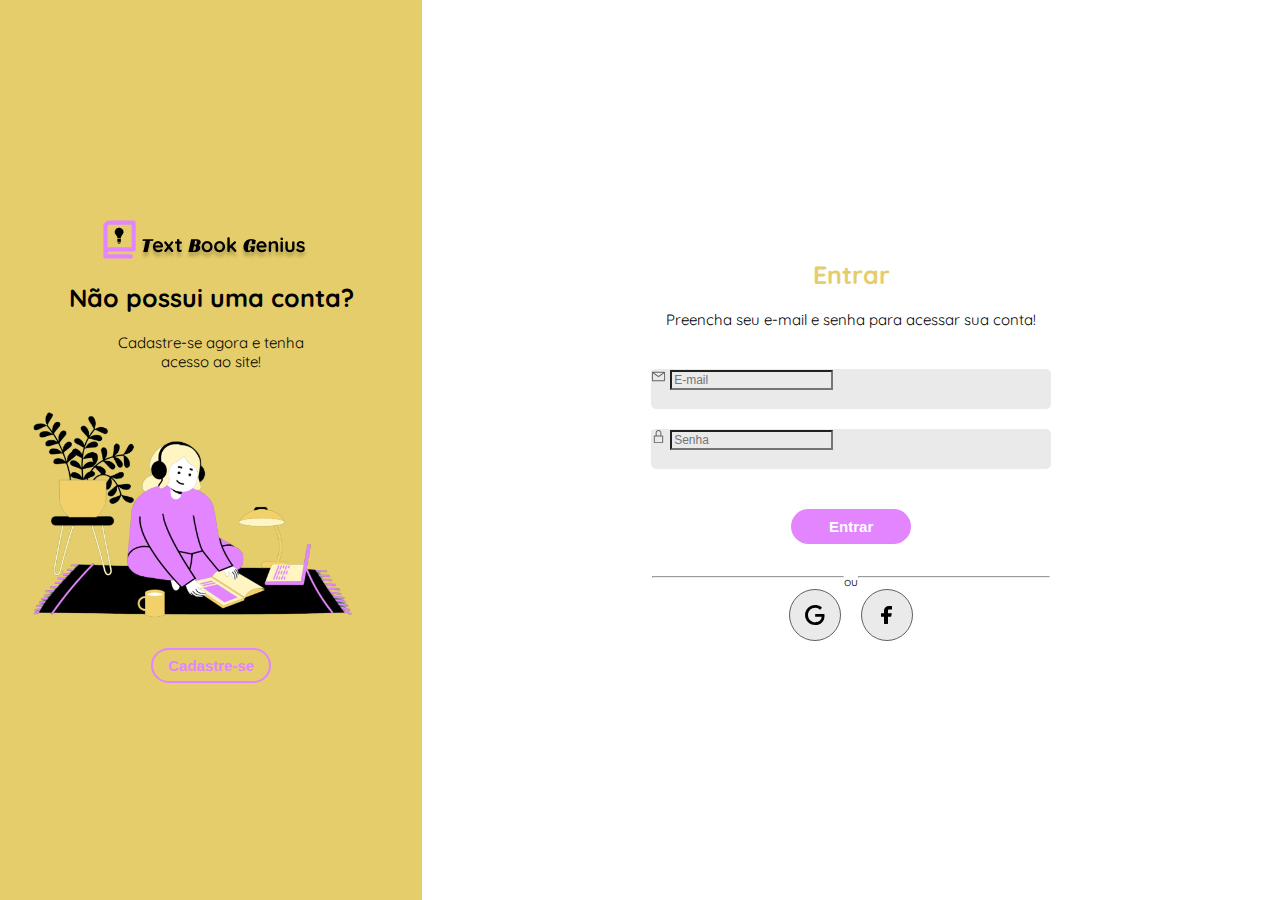
<file: html/index.html>
<!DOCTYPE html>
<html lang="pt-br">

<head>
    <meta charset="UTF-8">
    <meta name="viewport" content="width=device-width, initial-scale=1.0">
    <link rel="preconnect" href="https://fonts.googleapis.com">
    <link rel="preconnect" href="https://fonts.gstatic.com" crossorigin>
    <link rel="shortcut icon" type="image/png" href="../imgs/favicon.png"/>
    <link href="https://fonts.googleapis.com/css2?family=Quicksand&display=swap" rel="stylesheet">
    <link href="https://cdn.jsdelivr.net/npm/bootstrap@5.3.1/dist/css/bootstrap.min.css" rel="stylesheet"
        integrity="sha384-4bw+/aepP/YC94hEpVNVgiZdgIC5+VKNBQNGCHeKRQN+PtmoHDEXuppvnDJzQIu9" crossorigin="anonymous">
    <link rel="stylesheet" href="../css/styles.css">
    <title>Login</title>
</head>

<body>
    <div class="all">
        <div class="left">
            <img src="../imgs/logo.png" alt="" class="logo">
            <h1>Não possui uma conta?</h1>
            <p>Cadastre-se agora e tenha 
            </br>acesso ao site!</p>
            <img class="icon_login" src="../imgs/login.png" alt="">
            <button class="btn_entrar" onclick="window.location.href = 'signup.html'">Cadastre-se</button>
        </div>

        <div class="right">
            <h1 class="cad">Entrar</h1>
            <p>Preencha seu e-mail e senha 
                para acessar sua conta!</p>
            <form action="">
                <div class="content">
                    <div class="input-group flex-nowrap">
                        <span class="input-group-text" id="addon-wrapping"> <img src="../icons/email.svg" alt="">
                        </span>
                        <input type="email" class="form-control" placeholder="E-mail" aria-describedby="addon-wrapping">
                    </div>
                    <div class="input-group flex-nowrap">
                        <span class="input-group-text" id="addon-wrapping"> <img src="../icons/locked.svg" alt="">
                        </span>
                        <input type="password" class="form-control" placeholder="Senha"
                            aria-describedby="addon-wrapping">
                    </div>
                </div>
                <div class="sub">
                    <input class="btn_cadastrar" type="submit" value="Entrar"></button>
                </div>
            </form>
            <div class="or">
                <div class="line">
                    <hr>
                    <p>ou</p>
                    <hr>
                </div>
                <div class="accounts">
                    <div class="bg"> <img src="../icons/google.svg" alt="">
                    </div>
                    <div class="bg"> <img src="../icons/facebook.svg" alt="">
                    </div>
                </div>
            </div>

        </div>
    </div>
</body>

</html>
</file>
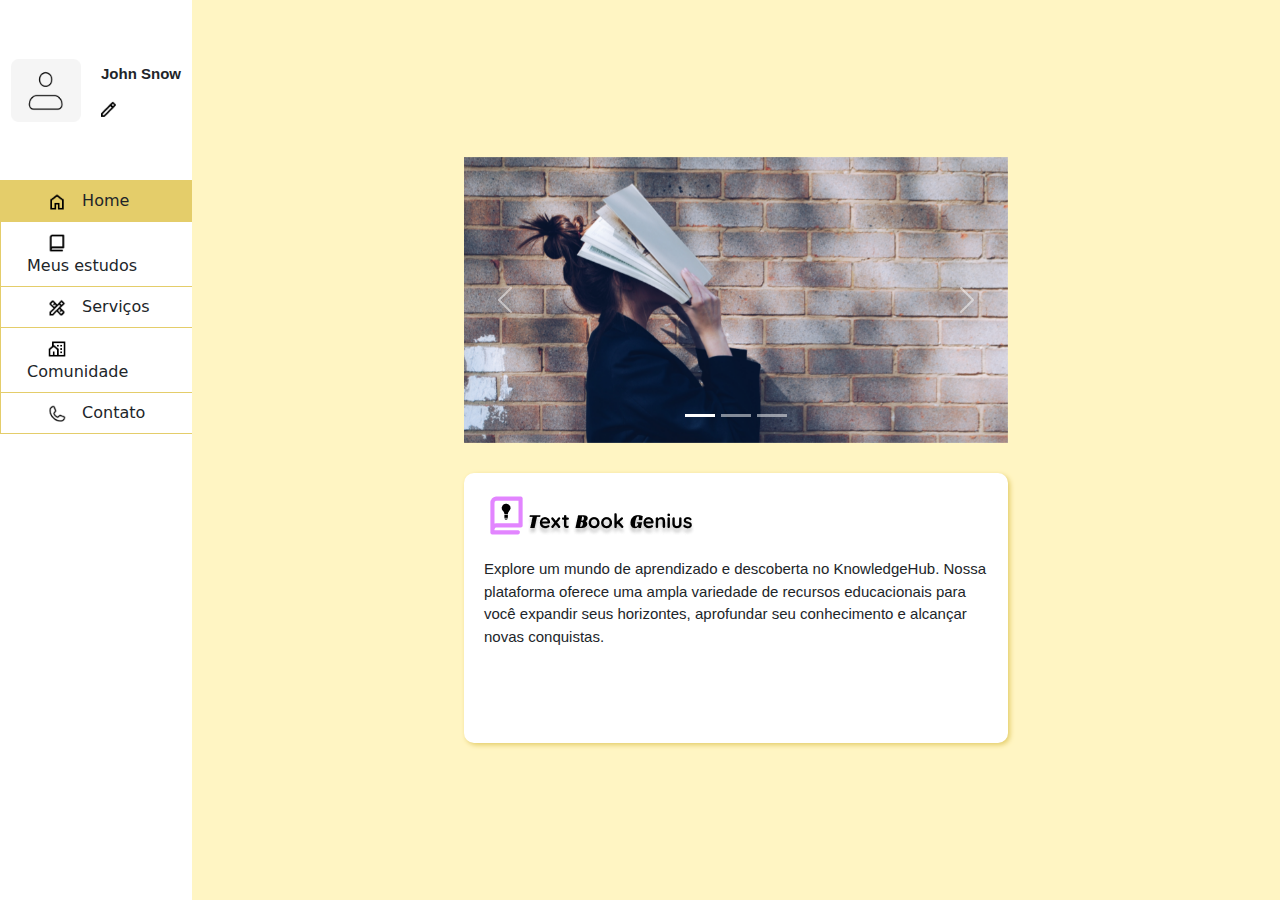
<file: html/home.html>
<!DOCTYPE html>
<html lang="pt-br">

<head>
    <meta charset="UTF-8">
    <meta name="viewport" content="width=device-width, initial-scale=1.0">
    <link rel="shortcut icon" type="image/png" href="../imgs/favicon.png" />
    <link rel="stylesheet" href="../css/home.css">
    <link rel="stylesheet" href="../css/styles.css">
    <link href="https://cdn.jsdelivr.net/npm/bootstrap@5.3.1/dist/css/bootstrap.min.css" rel="stylesheet">
    <script src="https://cdn.jsdelivr.net/npm/bootstrap@5.3.1/dist/js/bootstrap.bundle.min.js"
        integrity="sha384-HwwvtgBNo3bZJJLYd8oVXjrBZt8cqVSpeBNS5n7C8IVInixGAoxmnlMuBnhbgrkm"
        crossorigin="anonymous"></script>
    <title>home</title>
</head>

<body>
    <div class="home">
        <div class="menu">
            <div class="profile">
                <img src="../imgs/photo.png" alt="profile photo">
                <div class="update">
                    <p>John Snow</p>
                    <img src="../icons/pencil.png" alt="pencil icon" onclick="window.location.href = 'profile.html'">
                </div>
            </div>
            <div class="secs">
                <ul class="list-group">
                    <li class="list-group-item">
                        <img src="../icons/home.png" alt="">
                        <label class="form-check-label" for="firstCheckbox"
                            onclick="window.location.reload()">Home</label>
                    </li>
                    <li class="list-group-item">
                        <img src="../icons/book.png" alt="">
                        <label class="form-check-label" for="firstCheckbox">Meus estudos</label>
                    </li>
                    <li class="list-group-item">
                        <img src="../icons/service.png" alt="">
                        <label class="form-check-label" for="firstCheckbox">Serviços</label>
                    </li>
                    <li class="list-group-item">
                        <img src="../icons/community.png" alt="">
                        <label class="form-check-label" for="firstCheckbox">Comunidade</label>
                    </li>
                    <li class="list-group-item">
                        <img src="../icons/phone.png" alt="">
                        <label class="form-check-label" for="firstCheckbox">Contato</label>
                    </li>

                </ul>
            </div>
        </div>

        <div class="content">
            <div id="carouselExampleIndicators" class="carousel slide w-50">
                <div class="carousel-indicators">
                    <button type="button" data-bs-target="#carouselExampleIndicators" data-bs-slide-to="0"
                        class="active" aria-current="true" aria-label="Slide 1"></button>
                    <button type="button" data-bs-target="#carouselExampleIndicators" data-bs-slide-to="1"
                        aria-label="Slide 2"></button>
                    <button type="button" data-bs-target="#carouselExampleIndicators" data-bs-slide-to="2"
                        aria-label="Slide 3"></button>
                </div>
                <div class="carousel-inner">
                    <div class="carousel-item active">
                        <img src="../imgs/carousel1.png" class="d-block w-100" alt="...">
                    </div>
                    <div class="carousel-item">
                        <img src="../imgs/carousel2.png" class="d-block w-100" alt="...">
                    </div>
                    <div class="carousel-item">
                        <img src="../imgs/carousel3.png" class="d-block w-100" alt="...">
                    </div>
                </div>
                <button class="carousel-control-prev" type="button" data-bs-target="#carouselExampleIndicators"
                    data-bs-slide="prev">
                    <span class="carousel-control-prev-icon" aria-hidden="true"></span>
                    <span class="visually-hidden">Previous</span>
                </button>
                <button class="carousel-control-next" type="button" data-bs-target="#carouselExampleIndicators"
                    data-bs-slide="next">
                    <span class="carousel-control-next-icon" aria-hidden="true"></span>
                    <span class="visually-hidden">Next</span>
                </button>
            </div>
            <div class="description">
                <img src="../imgs/logo.png" alt="logo">
                <p>Explore um mundo de aprendizado e descoberta no KnowledgeHub. Nossa plataforma oferece uma ampla
                    variedade de recursos educacionais para você expandir seus horizontes, aprofundar seu conhecimento e
                    alcançar novas conquistas.</p>
            </div>
        </div>
    </div>
</body>

</html>
</file>
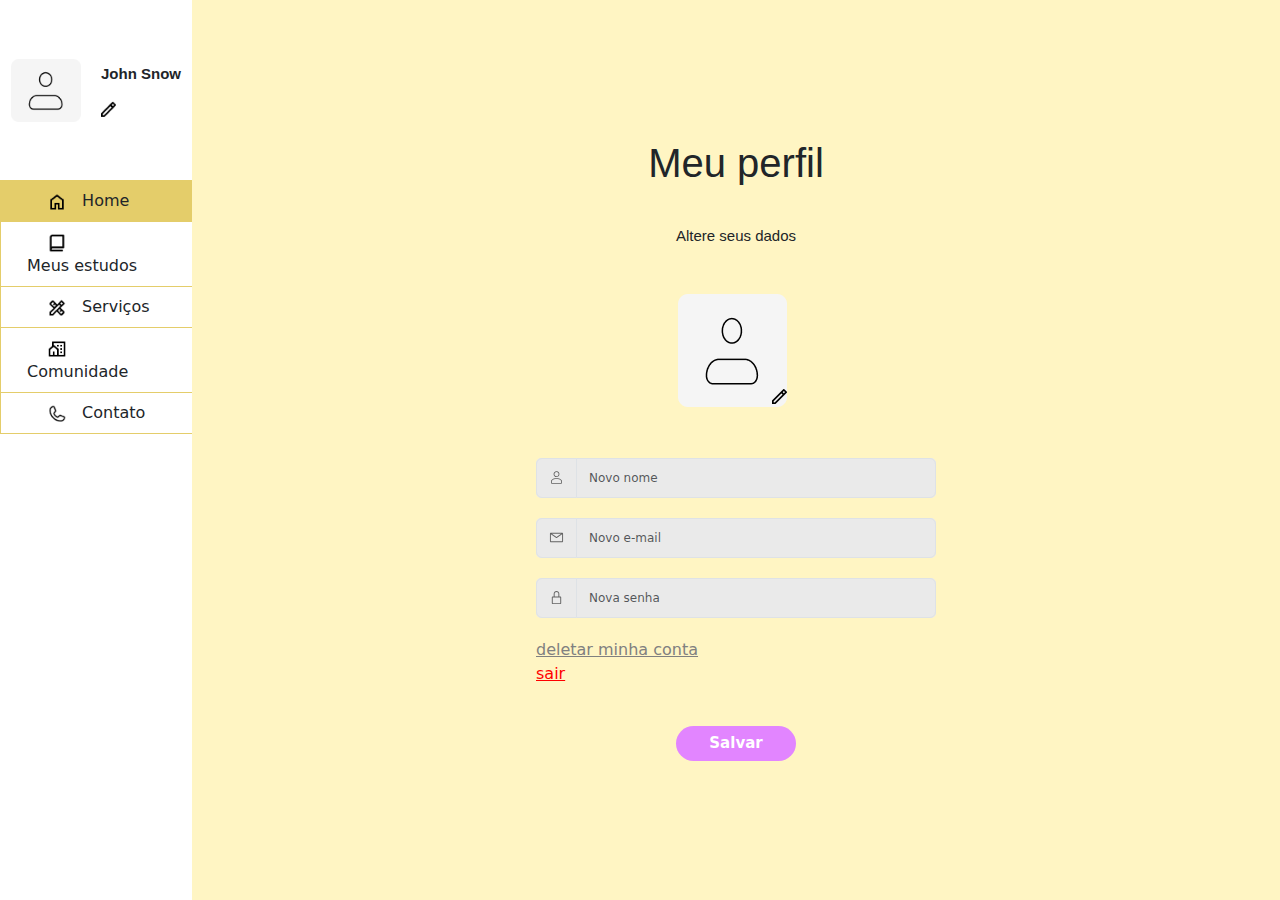
<file: html/profile.html>
<!DOCTYPE html>
<html lang="pt-br">

<head>
    <meta charset="UTF-8">
    <meta name="viewport" content="width=device-width, initial-scale=1.0">
    <link rel="shortcut icon" type="image/png" href="../imgs/favicon.png" />
    <link rel="stylesheet" href="../css/home.css">
    <link rel="stylesheet" href="../css/styles.css">
    <link href="https://cdn.jsdelivr.net/npm/bootstrap@5.3.1/dist/css/bootstrap.min.css" rel="stylesheet">
    <link rel="stylesheet" href="../css/profile.css">
    <script src="https://cdn.jsdelivr.net/npm/bootstrap@5.3.1/dist/js/bootstrap.bundle.min.js"
        integrity="sha384-HwwvtgBNo3bZJJLYd8oVXjrBZt8cqVSpeBNS5n7C8IVInixGAoxmnlMuBnhbgrkm"
        crossorigin="anonymous"></script>
    <title>profile</title>
</head>

<body>
    <div class="all">
        <div class="menu">
            <div class="profile">
                <img src="../imgs/photo.png" alt="profile photo">
                <div class="update">
                    <p>John Snow</p>
                    <img src="../icons/pencil.png" alt="pencil icon" onclick="window.location.href = 'profile.html'">
                </div>
            </div>
            <div class="secs">
                <ul class="list-group">
                    <li class="list-group-item">
                        <img src="../icons/home.png" alt="">
                        <label class="form-check-label" for="firstCheckbox"
                            onclick="window.location.href = 'home.html'">Home</label>
                    </li>
                    <li class="list-group-item">
                        <img src="../icons/book.png" alt="">
                        <label class="form-check-label" for="firstCheckbox">Meus estudos</label>
                    </li>
                    <li class="list-group-item">
                        <img src="../icons/service.png" alt="">
                        <label class="form-check-label" for="firstCheckbox">Serviços</label>
                    </li>
                    <li class="list-group-item">
                        <img src="../icons/community.png" alt="">
                        <label class="form-check-label" for="firstCheckbox">Comunidade</label>
                    </li>
                    <li class="list-group-item">
                        <img src="../icons/phone.png" alt="">
                        <label class="form-check-label" for="firstCheckbox">Contato</label>
                    </li>

                </ul>
            </div>
        </div>

        <div class="content">
            <h1>Meu perfil</h1>
            <p>Altere seus dados</p>

            <img src="../imgs/change_photo.png" alt="">

            <form action="" id="datas">
                <div class="datas">
                    <div class="input-group flex-nowrap">
                        <span class="input-group-text" id="addon-wrapping"> <img src="../icons/avatar.svg" alt="">
                        </span>
                        <input type="text" class="form-control" placeholder="Novo nome"
                            aria-describedby="addon-wrapping" minlength="3">
                    </div>
                    <div class="input-group flex-nowrap">
                        <span class="input-group-text" id="addon-wrapping"> <img src="../icons/email.svg" alt="">
                        </span>
                        <input type="email" class="form-control" placeholder="Novo e-mail" aria-describedby="addon-wrapping">
                    </div>
                    <div class="input-group flex-nowrap">
                        <span class="input-group-text" id="addon-wrapping"> <img src="../icons/locked.svg" alt="">
                        </span>
                        <input type="password" class="form-control" placeholder="Nova senha"
                            aria-describedby="addon-wrapping" minlength="6" id="password"> 
                    </div>
                    <span id="msg_error"></span>
                    <a id="delete_account" href="">deletar minha conta</a>
                    <a href="" id="signout">sair</a>
                </div>
                <div class="sub">
                    <input class="btn_cadastrar" type="submit" value="Salvar"></button>
                </div>
            </form>
        </div>
    </div>
    <script src="../js/script.js"></script>
</body>

</html>
</file>
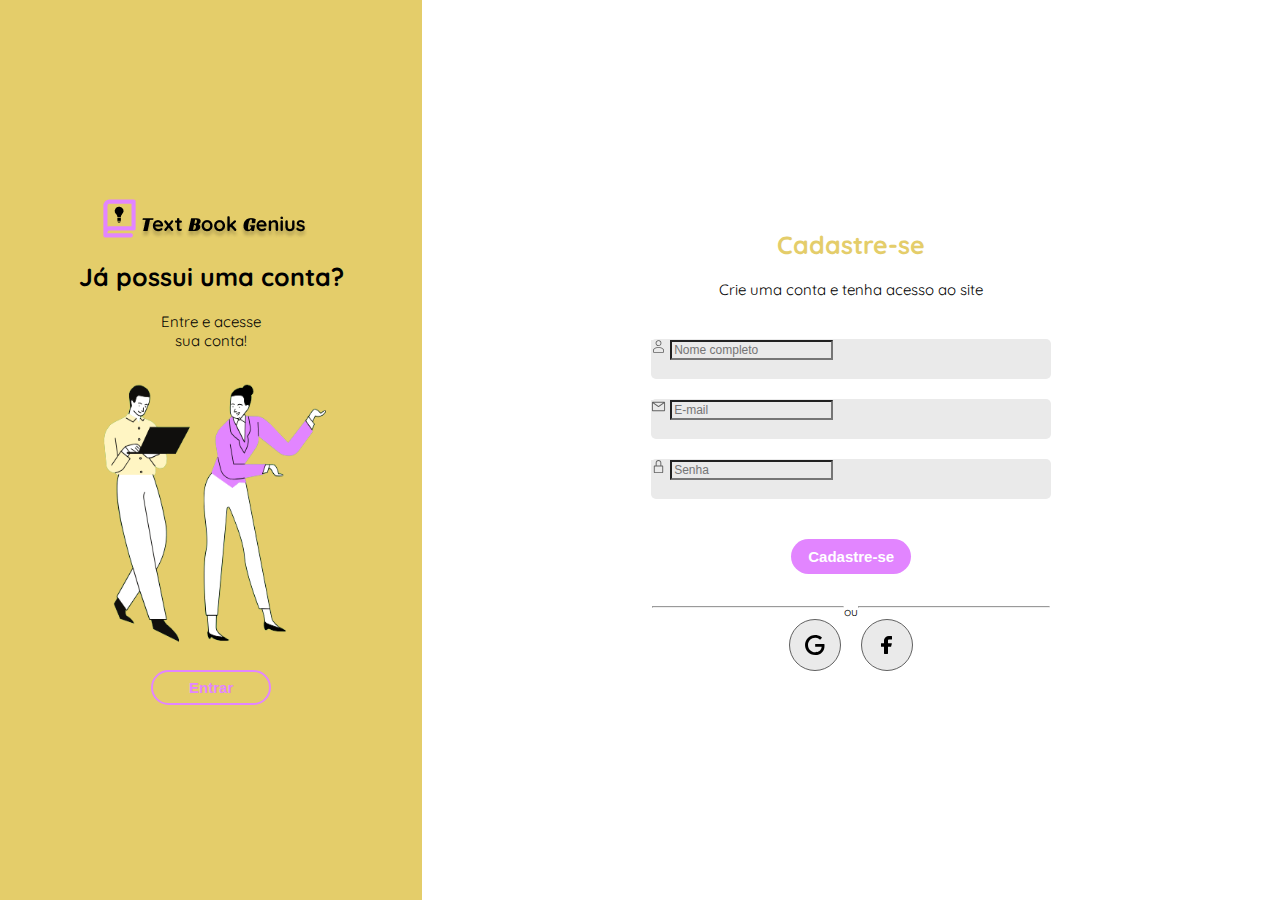
<file: html/signup.html>
<!DOCTYPE html>
<html lang="pt-br">

<head>
    <meta charset="UTF-8">
    <meta name="viewport" content="width=device-width, initial-scale=1.0">
    <link rel="preconnect" href="https://fonts.googleapis.com">
    <link rel="preconnect" href="https://fonts.gstatic.com" crossorigin>
    <link rel="shortcut icon" type="image/png" href="../imgs/favicon.png"/>
    <link href="https://fonts.googleapis.com/css2?family=Quicksand&display=swap" rel="stylesheet">
    <link href="https://cdn.jsdelivr.net/npm/bootstrap@5.3.1/dist/css/bootstrap.min.css" rel="stylesheet"
        integrity="sha384-4bw+/aepP/YC94hEpVNVgiZdgIC5+VKNBQNGCHeKRQN+PtmoHDEXuppvnDJzQIu9" crossorigin="anonymous">
    <link rel="stylesheet" href="../css/styles.css">
    <title>signup</title>
</head>

<body>
    <div class="all">
        <div class="left">
            <img src="../imgs/logo.png" alt="" class="logo">
            <h1>Já possui uma conta?</h1>
            <p>Entre e acesse </br>sua conta!</p>
            <img class="icon" src="../imgs/signup.png" alt="">
            <button class="btn_entrar" onclick="window.location.href = 'index.html'">Entrar</button>
        </div>

        <div class="right">
            <h1 class="cad">Cadastre-se</h1>
            <p>Crie uma conta e tenha acesso ao site</p>
            <form action="" id="datas">
                <div class="content">
                    <div class="input-group flex-nowrap">
                        <span class="input-group-text" id="addon-wrapping"> <img src="../icons/avatar.svg" alt="">
                        </span>
                        <input type="text" class="form-control" placeholder="Nome completo" id="name"
                            aria-describedby="addon-wrapping" minlength="3" required>
                    </div>
                    <div class="input-group flex-nowrap">
                        <span class="input-group-text" id="addon-wrapping"> <img src="../icons/email.svg" alt="">
                        </span>
                        <input type="email" class="form-control" placeholder="E-mail" aria-describedby="addon-wrapping" required>
                    </div>
                    <div class="input-group flex-nowrap">
                        <span class="input-group-text" id="addon-wrapping"> <img src="../icons/locked.svg" alt="">
                        </span>
                        <input type="password" class="form-control" placeholder="Senha"
                            aria-describedby="addon-wrapping" id="password" minlength="6" required>
                    </div>
                    <span id="msg_error"></span>
                </div>
                <div class="sub">
                    <input class="btn_cadastrar" type="submit" value="Cadastre-se"></button>
                </div>
            </form>
            <div class="or">
                <div class="line">
                    <hr>
                    <p>ou</p>
                    <hr>
                </div>
                <div class="accounts">
                    <div class="bg"> <img src="../icons/google.svg" alt="">
                    </div>
                    <div class="bg"> <img src="../icons/facebook.svg" alt="">
                    </div>
                </div>
            </div>

        </div>
    </div>
    <script src="../js/script.js"></script>
</body>

</html>
</file>
<file: css/styles.css>
* {
    margin: 0px;
}

.all {
    display: flex;
}

.left {
    display: flex;
    flex-direction: column;
    justify-content: center;
    gap: 20px;
    align-items: center;
    width: 33%;
    height: 100vh;
    background-color: #E4CD6A;
}

.icon {
    width: 250px;
    height: 280px;
}

h1,
p {
    font-family: 'Quicksand', sans-serif;
}

h1 {
    font-size: 25px;
    font-weight: 700;
}

.all p {
    font-size: 15px;
    text-align: center;
}

.cad {
    color: #E4CD6A;
}

.btn_entrar {
    width: 120px;
    height: 35px;
    border: 2px solid #E285FF;
    border-radius: 50px;
    background-color: transparent;
    color: #E285FF;
    font-size: 15px;
    font-weight: 700;
    cursor: pointer;
}

.btn_entrar:hover {
    background-color: #E285FF;
    color: white;
}

.right {
    background-color: white;
    width: 67%;
    display: flex;
    flex-direction: column;
    justify-content: center;
    gap: 20px;
    align-items: center;
}

.form-control {
    background-color: #EAEAEA;
    font-size: 12px;
}
.input-group {
    background-color: #EAEAEA;
    border-radius: 5px;
    margin-top: 20px;
    width: 400px;
    height: 40px;
}
.input-group-text {
    background-color: #EAEAEA;
}
span img {
    width: 15px;
}

.btn_cadastrar {
    width: 120px;
    height: 35px;
    border: none;
    border-radius: 50px;
    background-color: #E285FF;
    color: white;
    font-size: 15px;
    font-weight: 700;
    margin-top: 20px;
}

.btn_cadastrar:hover {
    border: 2px solid #E285FF;
    background-color: transparent;
    color: #E285FF;
}
form {
    display: flex;
    flex-direction: column;
    justify-content: center;
    align-items: center;
    gap: 20px;
}

.line {
    display: flex;
    justify-content: center;
    align-items: center;
}
hr {
    width: 190px;
}

.line p {
    margin-top: 10px;
    font-size: 12px;
}

.accounts {
    display: flex;
    justify-content: center;
    align-items: center;
    gap: 20px;
}
.bg {
    background-color: #EAEAEA;
    width: 50px;
    height: 50px;
    border-radius: 50%;
    display: flex;
    justify-content: center;
    align-items: center;
    border: 1px solid #616161;
    cursor: pointer;
}

.bg:hover {
    background-color: #616161;
}

.form-control:focus {
    box-shadow: 0 0 0 0;
    border: 1px solid #EAEAEA;
    outline: 0;
}

.icon_login {
    width: 370px;
}

#msg_error {
    color: red;
    font-size: 12px;
}
/*MOBILE*/
@media (max-width: 480px) {
    .all {
        flex-direction: column;
    }
    .left {
        height: 20vh;
        width: 100%;
        gap: 5px;
    }
    h1 {
        font-size: 15px;
    }
    .left p {
        display: none;
    }
    .logo {
        width: 150px;
    }
    .icon_login {
        display: none;
    }
    .btn_entrar {
        width: 90px;
        font-size: 10px;
        height: 30px;
    }
    .right {
        order: -1;
        width: 100%;
        height: 80vh;
    }
    .right p {
        font-size: 10px;
    }
    .form-control {
        font-size: 10px;
    }
    .input-group {
        width: 250px;
    }
    .btn_cadastrar {
        width: 90px;
        font-size: 10px;
        height: 30px;
    }
    span img {
        width: 12px;
    }
    hr {
        width: 120px;
    }
    .bg {
        width: 40px;
        height: 40px;
    }
}
/*EXTRA SMALL DEVICES*/
@media (min-width: 481px) and (max-width: 767px){
    .all {
        flex-direction: column;
    }
    .left {
        height: 20vh;
        width: 100%;
        gap: 5px;
    }
    .left p {
        display: none;
    }
    .logo {
        width: 150px;
    }
    .icon_login {
        display: none;
    }
    .right {
        order: -1;
        width: 100%;
        height: 80vh;
    }
}

/*TABLET*/
@media (min-width: 768px) and (max-width: 1024px) {
    h1 {
        font-size: 20px;
    }
    .left img {
        width: 200px;
    }
}

/*EXTRA LARGE DEVICES*/
@media (min-width: 1920px){
    h1 {
        font-size: 40px;
    }
    .left img {
        width: 500px;
    }
    .all p {
        font-size: 20px;
    }
    .btn_entrar {
        width: 120px;
        font-size: 10px;
        height: 30px;
    }
    .form-control {
        font-size: 20px;
    }
    .input-group {
        width: 500px;
        height: 50px;
    }
    .btn_cadastrar {
        width: 90px;
        font-size: 10px;
        height: 30px;
    }
    span img {
        width: 22px;
    }
    hr {
        width: 240px;
    }
    .bg {
        width: 80px;
        height: 80px;
    }
}
</file>
<file: css/home.css>
.home {
    display: flex;
}
.menu {
    width: 15%;
    height: 100vh;
}
.content {
    width: 85%;
    background-color: blue;
}
.profile {
    display: flex;
    gap: 20px;
    align-items: center;
    justify-content: center;
    height: 20%;
}
.profile img {
    width: 70px;
}
.update {
    display: flex;
    flex-direction: column;
}
.update img {
    width: 15px;
    cursor: pointer;
}
.update p {
    font-size: 15px;
    font-weight: 800;
    text-transform: capitalize;
}
.secs ul {
    border-radius: 0px;
}
.secs li {
    border: 1px solid #E4CD6A;
    border-right: none;
    cursor: pointer;
}
.secs li:first-child {
    background-color: #E4CD6A;
}
.secs img {
    width: 20px;
    margin-left: 30px;
}
.secs label {
    margin-left: 10px;
    cursor: pointer;
}
.secs li:hover {
    background-color: #FFF5C3;
}
.secs li:first-child:hover {
    background-color: #E4CD6A;
}
.content {
    background-color: #FFF5C3;
    display: flex;
    flex-direction: column;
    align-items: center;
    justify-content: center;
    gap: 30px;
}
.description {
    background-color: white;
    border-radius: 10px;
    width: 50%;
    height: 30%;
    padding: 20px;
    box-shadow: 2px 2px 5px #E4CD6A;
}
.description p {
    font-size: 15px;
    margin-top: 20px;
}
</file>
<file: css/profile.css>
#delete_account {
    color: grey;
    display: block;
    margin-top: 20px;
}
#signout {
    color: red;
}

.form-control {
    background-color: #EAEAEA;
    font-size: 12px;
}
.input-group {
    background-color: #EAEAEA;
    border-radius: 5px;
    margin-top: 20px;
    width: 400px;
    height: 40px;
}
.input-group-text {
    background-color: #EAEAEA;
}
</file>
